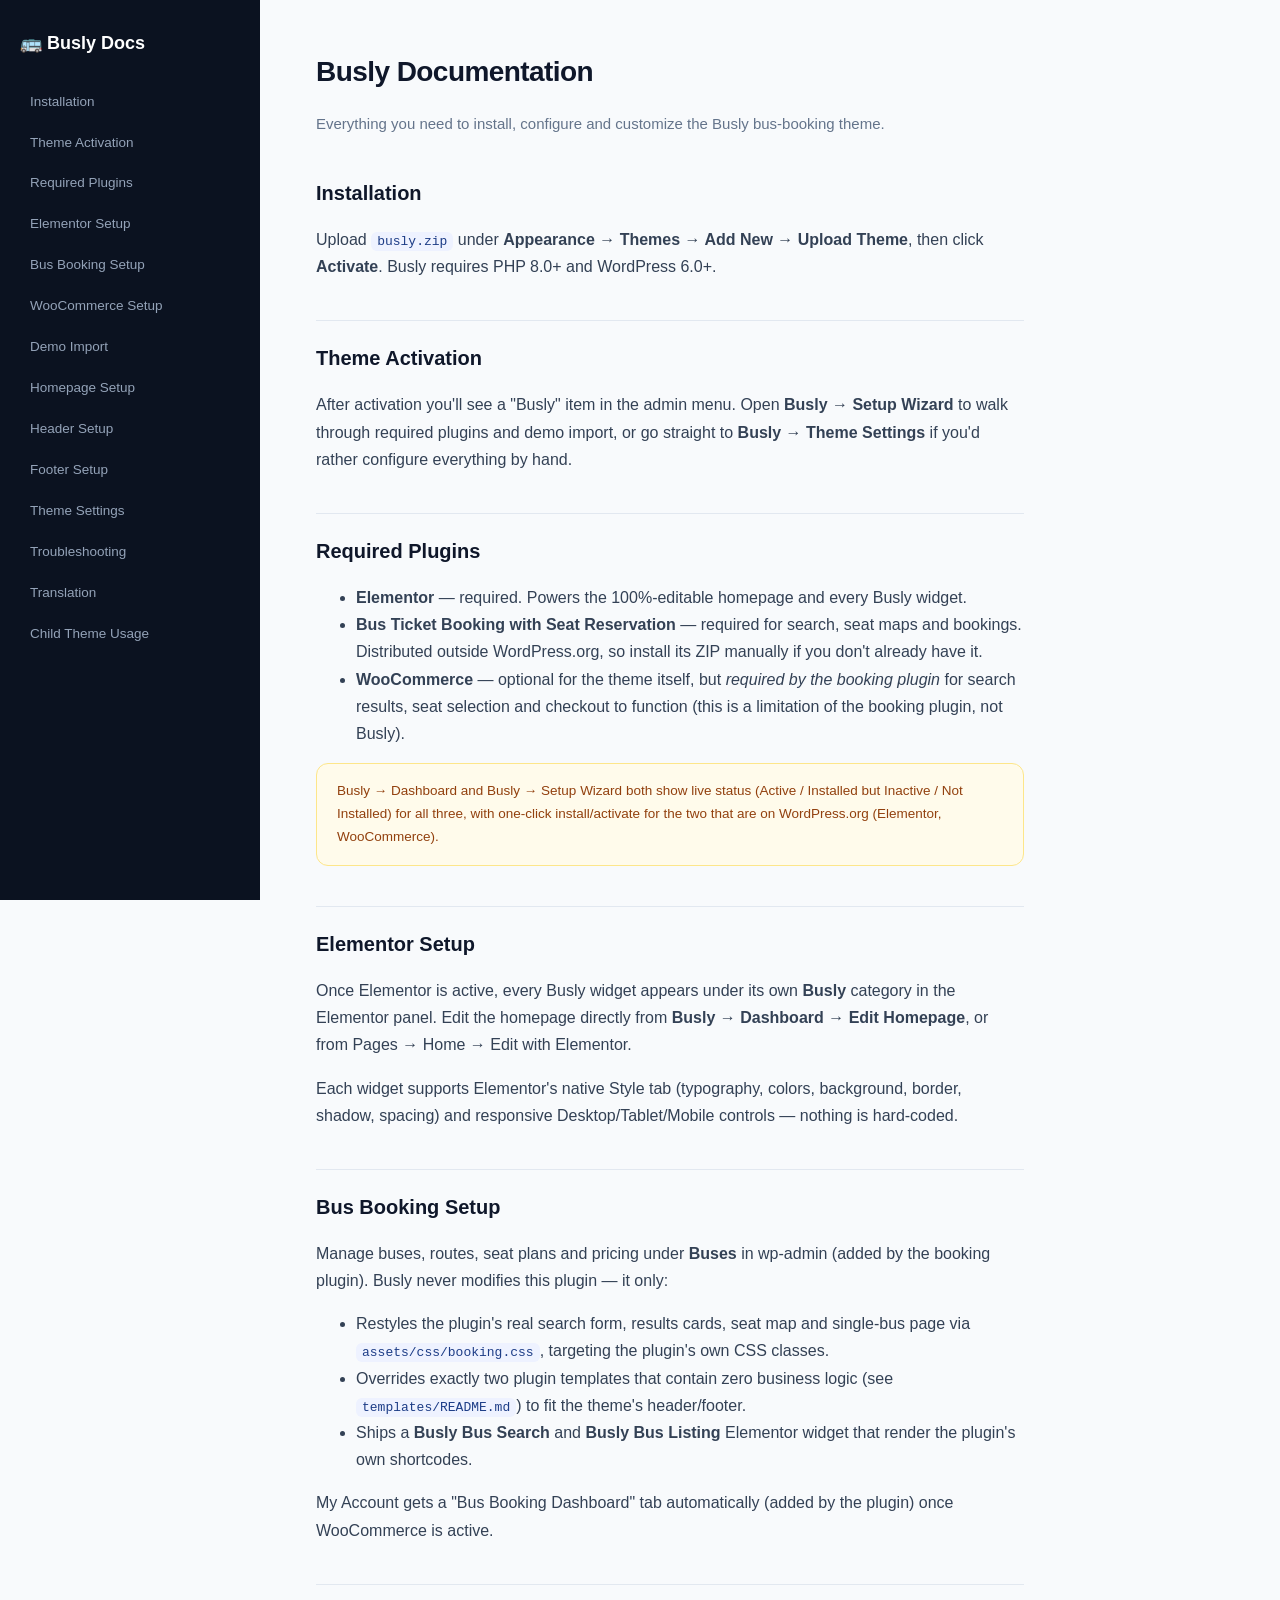
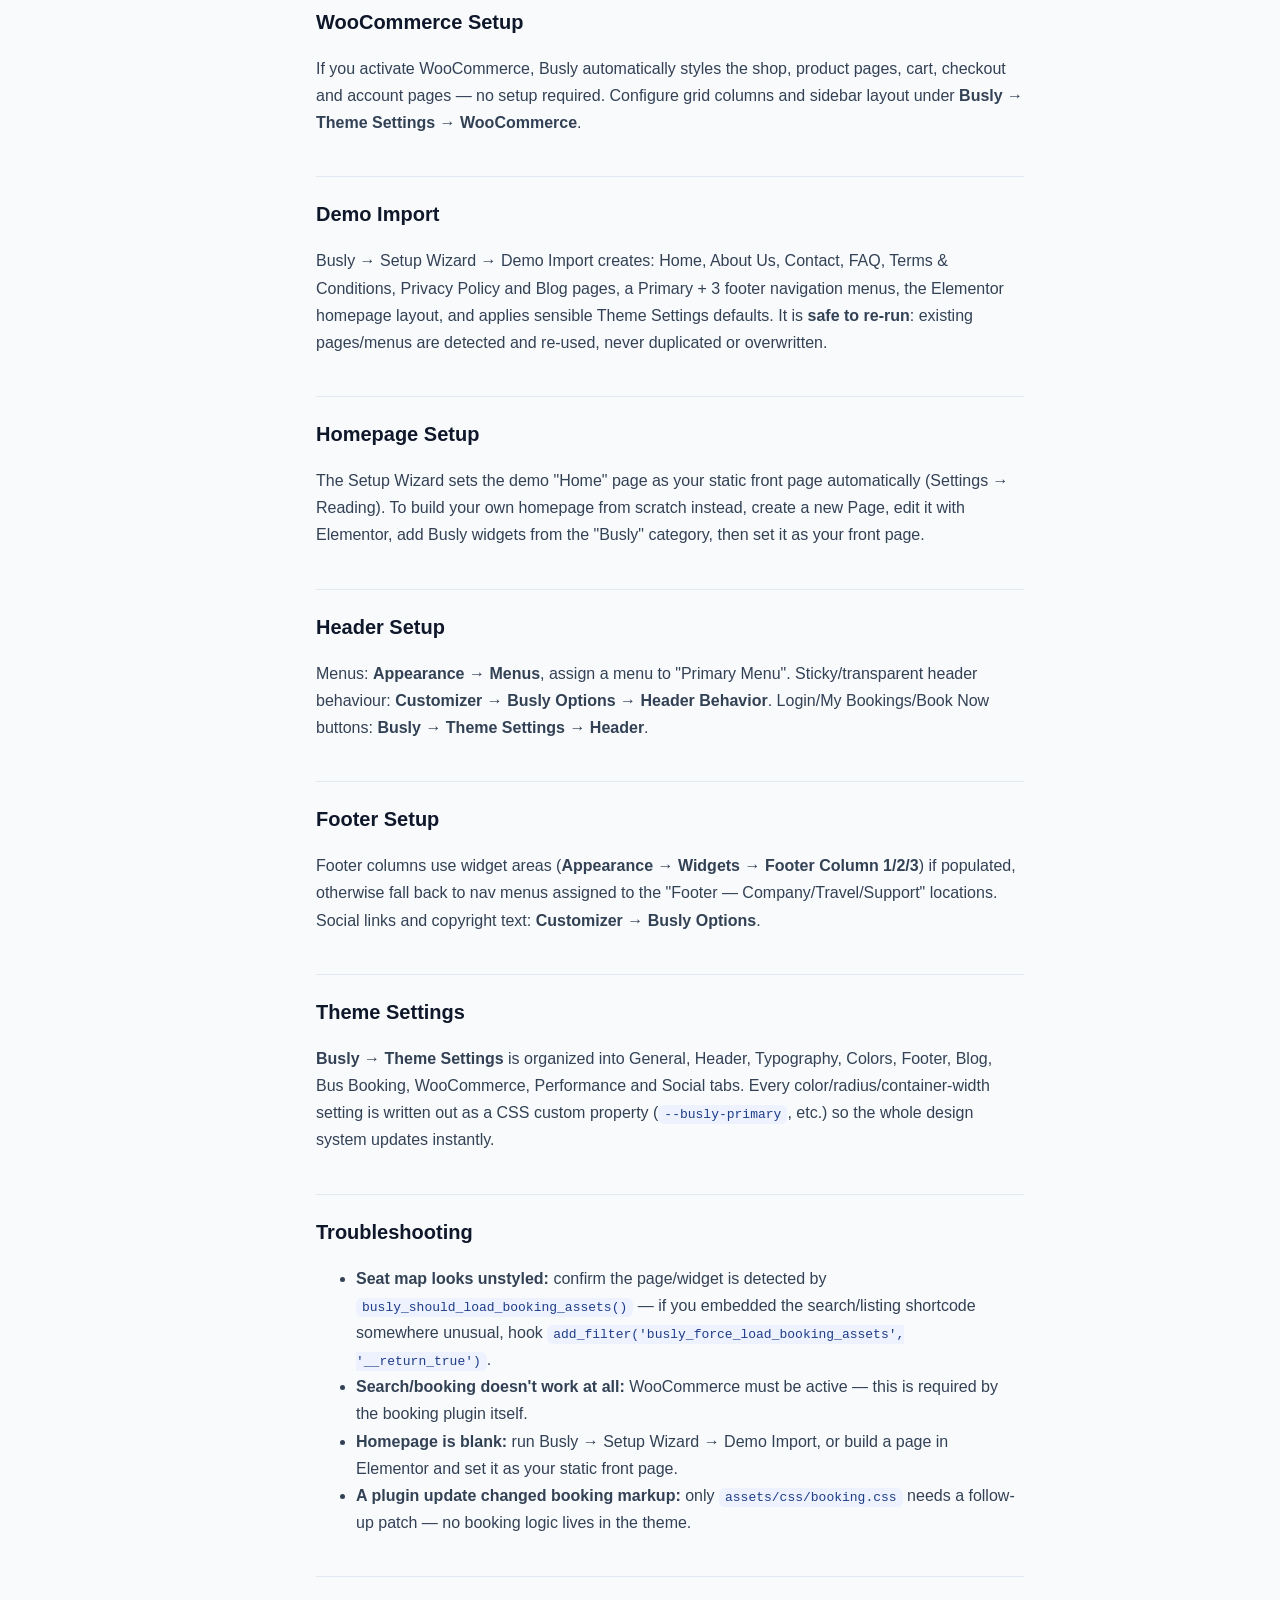
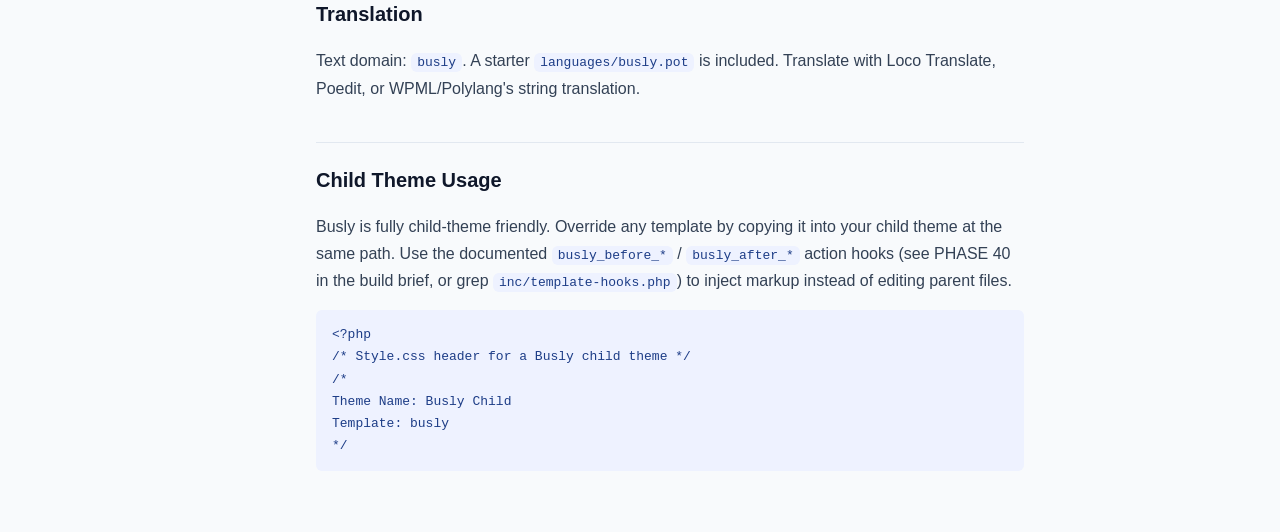
<file: documentation/index.html>
<!DOCTYPE html>
<html lang="en">
<head>
<meta charset="UTF-8">
<meta name="viewport" content="width=device-width,initial-scale=1.0">
<title>Busly — Theme Documentation</title>
<style>
  :root{--navy:#0c1a52;--blue:#1d3d87;--s50:#f8fafc;--s200:#e2e8f0;--s500:#64748b;--s700:#334155;--s900:#0f172a;}
  *{box-sizing:border-box}
  body{font-family:-apple-system,BlinkMacSystemFont,'Segoe UI',sans-serif;margin:0;background:var(--s50);color:var(--s900);line-height:1.7}
  .layout{display:flex;min-height:100vh}
  nav{width:260px;flex-shrink:0;background:#0b1220;color:#94a3b8;padding:28px 20px;position:sticky;top:0;height:100vh;overflow-y:auto}
  nav a{display:block;color:#94a3b8;text-decoration:none;padding:8px 10px;border-radius:8px;font-size:13.5px;margin-bottom:2px}
  nav a:hover{background:rgba(255,255,255,.06);color:#fff}
  nav .brand{color:#fff;font-weight:900;font-size:18px;margin-bottom:24px;display:flex;align-items:center;gap:8px}
  main{flex:1;padding:48px 56px;max-width:820px}
  h1{font-size:28px;font-weight:900;letter-spacing:-.02em;margin:0 0 8px}
  h2{font-size:20px;font-weight:800;margin:40px 0 12px;padding-top:20px;border-top:1px solid var(--s200)}
  h2:first-of-type{border-top:none;padding-top:0}
  p{color:var(--s700)}
  code, pre{background:#eef2ff;color:var(--blue);padding:2px 6px;border-radius:6px;font-size:13px}
  pre{padding:14px 16px;overflow-x:auto}
  ul{color:var(--s700)}
  .callout{background:#fffbeb;border:1px solid #fde68a;border-radius:12px;padding:16px 20px;color:#92400e;font-size:13.5px;margin:16px 0}
  .lead{color:var(--s500);font-size:15px}
</style>
</head>
<body>
<div class="layout">
  <nav>
    <div class="brand">🚌 Busly Docs</div>
    <a href="#installation">Installation</a>
    <a href="#activation">Theme Activation</a>
    <a href="#plugins">Required Plugins</a>
    <a href="#elementor">Elementor Setup</a>
    <a href="#booking">Bus Booking Setup</a>
    <a href="#woocommerce">WooCommerce Setup</a>
    <a href="#import">Demo Import</a>
    <a href="#homepage">Homepage Setup</a>
    <a href="#header">Header Setup</a>
    <a href="#footer">Footer Setup</a>
    <a href="#settings">Theme Settings</a>
    <a href="#troubleshooting">Troubleshooting</a>
    <a href="#translation">Translation</a>
    <a href="#child-theme">Child Theme Usage</a>
  </nav>
  <main>
    <h1>Busly Documentation</h1>
    <p class="lead">Everything you need to install, configure and customize the Busly bus-booking theme.</p>

    <h2 id="installation">Installation</h2>
    <p>Upload <code>busly.zip</code> under <strong>Appearance → Themes → Add New → Upload Theme</strong>, then click <strong>Activate</strong>. Busly requires PHP 8.0+ and WordPress 6.0+.</p>

    <h2 id="activation">Theme Activation</h2>
    <p>After activation you'll see a "Busly" item in the admin menu. Open <strong>Busly → Setup Wizard</strong> to walk through required plugins and demo import, or go straight to <strong>Busly → Theme Settings</strong> if you'd rather configure everything by hand.</p>

    <h2 id="plugins">Required Plugins</h2>
    <ul>
      <li><strong>Elementor</strong> — required. Powers the 100%-editable homepage and every Busly widget.</li>
      <li><strong>Bus Ticket Booking with Seat Reservation</strong> — required for search, seat maps and bookings. Distributed outside WordPress.org, so install its ZIP manually if you don't already have it.</li>
      <li><strong>WooCommerce</strong> — optional for the theme itself, but <em>required by the booking plugin</em> for search results, seat selection and checkout to function (this is a limitation of the booking plugin, not Busly).</li>
    </ul>
    <div class="callout">Busly → Dashboard and Busly → Setup Wizard both show live status (Active / Installed but Inactive / Not Installed) for all three, with one-click install/activate for the two that are on WordPress.org (Elementor, WooCommerce).</div>

    <h2 id="elementor">Elementor Setup</h2>
    <p>Once Elementor is active, every Busly widget appears under its own <strong>Busly</strong> category in the Elementor panel. Edit the homepage directly from <strong>Busly → Dashboard → Edit Homepage</strong>, or from Pages → Home → Edit with Elementor.</p>
    <p>Each widget supports Elementor's native Style tab (typography, colors, background, border, shadow, spacing) and responsive Desktop/Tablet/Mobile controls — nothing is hard-coded.</p>

    <h2 id="booking">Bus Booking Setup</h2>
    <p>Manage buses, routes, seat plans and pricing under <strong>Buses</strong> in wp-admin (added by the booking plugin). Busly never modifies this plugin — it only:</p>
    <ul>
      <li>Restyles the plugin's real search form, results cards, seat map and single-bus page via <code>assets/css/booking.css</code>, targeting the plugin's own CSS classes.</li>
      <li>Overrides exactly two plugin templates that contain zero business logic (see <code>templates/README.md</code>) to fit the theme's header/footer.</li>
      <li>Ships a <strong>Busly Bus Search</strong> and <strong>Busly Bus Listing</strong> Elementor widget that render the plugin's own shortcodes.</li>
    </ul>
    <p>My Account gets a "Bus Booking Dashboard" tab automatically (added by the plugin) once WooCommerce is active.</p>

    <h2 id="woocommerce">WooCommerce Setup</h2>
    <p>If you activate WooCommerce, Busly automatically styles the shop, product pages, cart, checkout and account pages — no setup required. Configure grid columns and sidebar layout under <strong>Busly → Theme Settings → WooCommerce</strong>.</p>

    <h2 id="import">Demo Import</h2>
    <p>Busly → Setup Wizard → Demo Import creates: Home, About Us, Contact, FAQ, Terms &amp; Conditions, Privacy Policy and Blog pages, a Primary + 3 footer navigation menus, the Elementor homepage layout, and applies sensible Theme Settings defaults. It is <strong>safe to re-run</strong>: existing pages/menus are detected and re-used, never duplicated or overwritten.</p>

    <h2 id="homepage">Homepage Setup</h2>
    <p>The Setup Wizard sets the demo "Home" page as your static front page automatically (Settings → Reading). To build your own homepage from scratch instead, create a new Page, edit it with Elementor, add Busly widgets from the "Busly" category, then set it as your front page.</p>

    <h2 id="header">Header Setup</h2>
    <p>Menus: <strong>Appearance → Menus</strong>, assign a menu to "Primary Menu". Sticky/transparent header behaviour: <strong>Customizer → Busly Options → Header Behavior</strong>. Login/My Bookings/Book Now buttons: <strong>Busly → Theme Settings → Header</strong>.</p>

    <h2 id="footer">Footer Setup</h2>
    <p>Footer columns use widget areas (<strong>Appearance → Widgets → Footer Column 1/2/3</strong>) if populated, otherwise fall back to nav menus assigned to the "Footer — Company/Travel/Support" locations. Social links and copyright text: <strong>Customizer → Busly Options</strong>.</p>

    <h2 id="settings">Theme Settings</h2>
    <p><strong>Busly → Theme Settings</strong> is organized into General, Header, Typography, Colors, Footer, Blog, Bus Booking, WooCommerce, Performance and Social tabs. Every color/radius/container-width setting is written out as a CSS custom property (<code>--busly-primary</code>, etc.) so the whole design system updates instantly.</p>

    <h2 id="troubleshooting">Troubleshooting</h2>
    <ul>
      <li><strong>Seat map looks unstyled:</strong> confirm the page/widget is detected by <code>busly_should_load_booking_assets()</code> — if you embedded the search/listing shortcode somewhere unusual, hook <code>add_filter('busly_force_load_booking_assets', '__return_true')</code>.</li>
      <li><strong>Search/booking doesn't work at all:</strong> WooCommerce must be active — this is required by the booking plugin itself.</li>
      <li><strong>Homepage is blank:</strong> run Busly → Setup Wizard → Demo Import, or build a page in Elementor and set it as your static front page.</li>
      <li><strong>A plugin update changed booking markup:</strong> only <code>assets/css/booking.css</code> needs a follow-up patch — no booking logic lives in the theme.</li>
    </ul>

    <h2 id="translation">Translation</h2>
    <p>Text domain: <code>busly</code>. A starter <code>languages/busly.pot</code> is included. Translate with Loco Translate, Poedit, or WPML/Polylang's string translation.</p>

    <h2 id="child-theme">Child Theme Usage</h2>
    <p>Busly is fully child-theme friendly. Override any template by copying it into your child theme at the same path. Use the documented <code>busly_before_*</code> / <code>busly_after_*</code> action hooks (see PHASE 40 in the build brief, or grep <code>inc/template-hooks.php</code>) to inject markup instead of editing parent files.</p>
    <pre>&lt;?php
/* Style.css header for a Busly child theme */
/*
Theme Name: Busly Child
Template: busly
*/</pre>
  </main>
</div>
</body>
</html>
</file>
